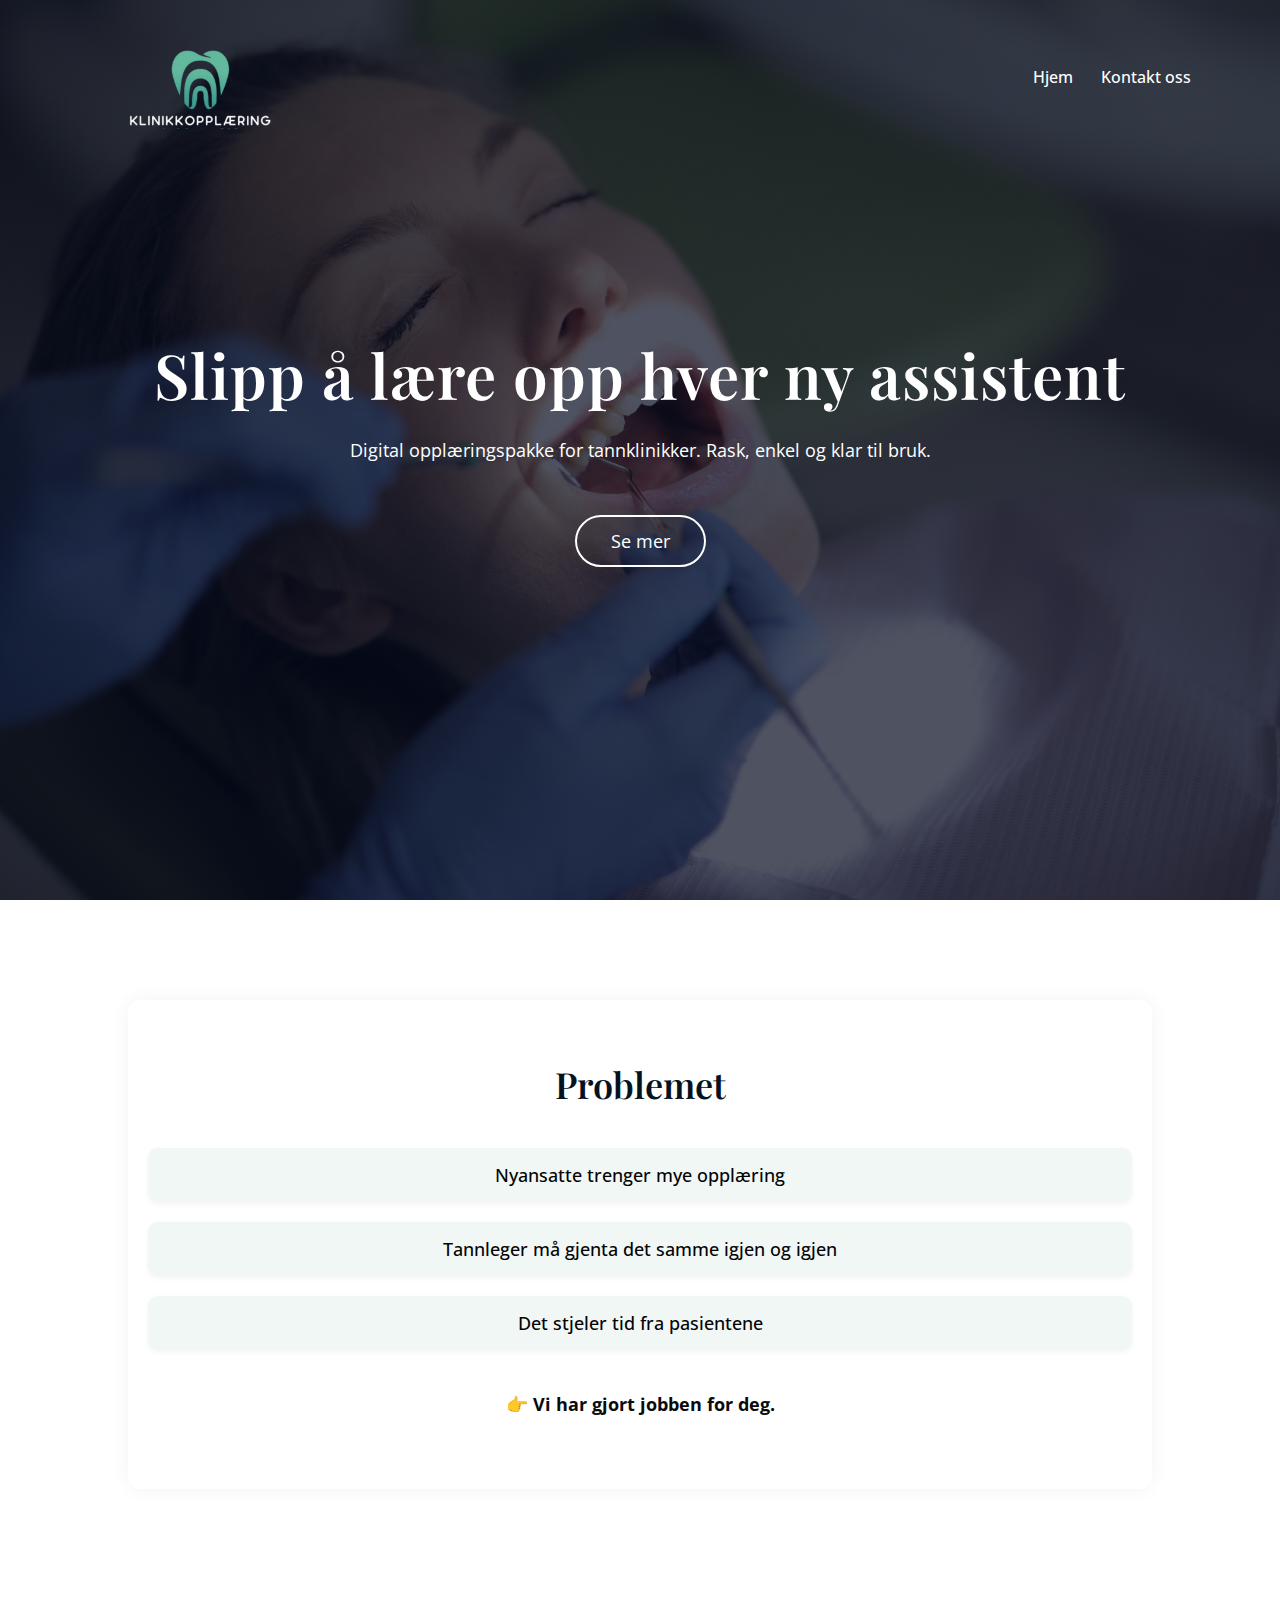
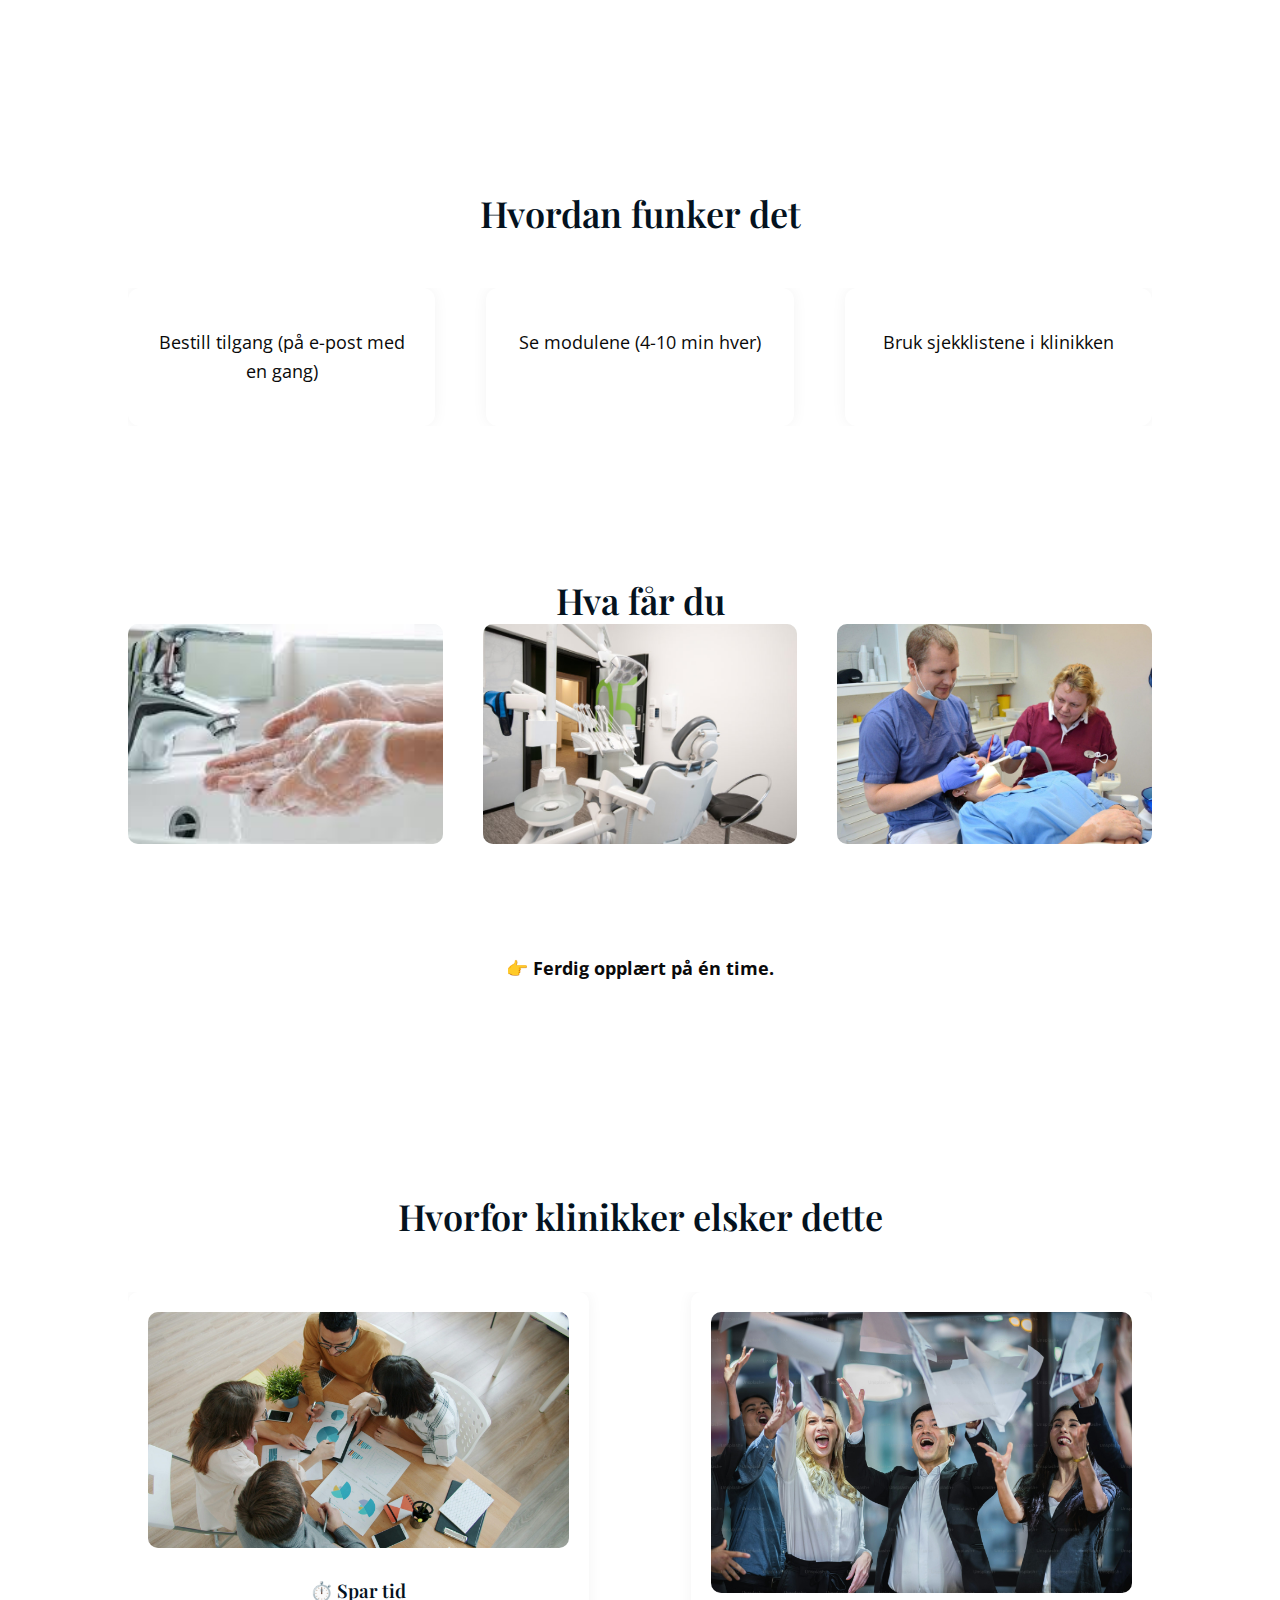
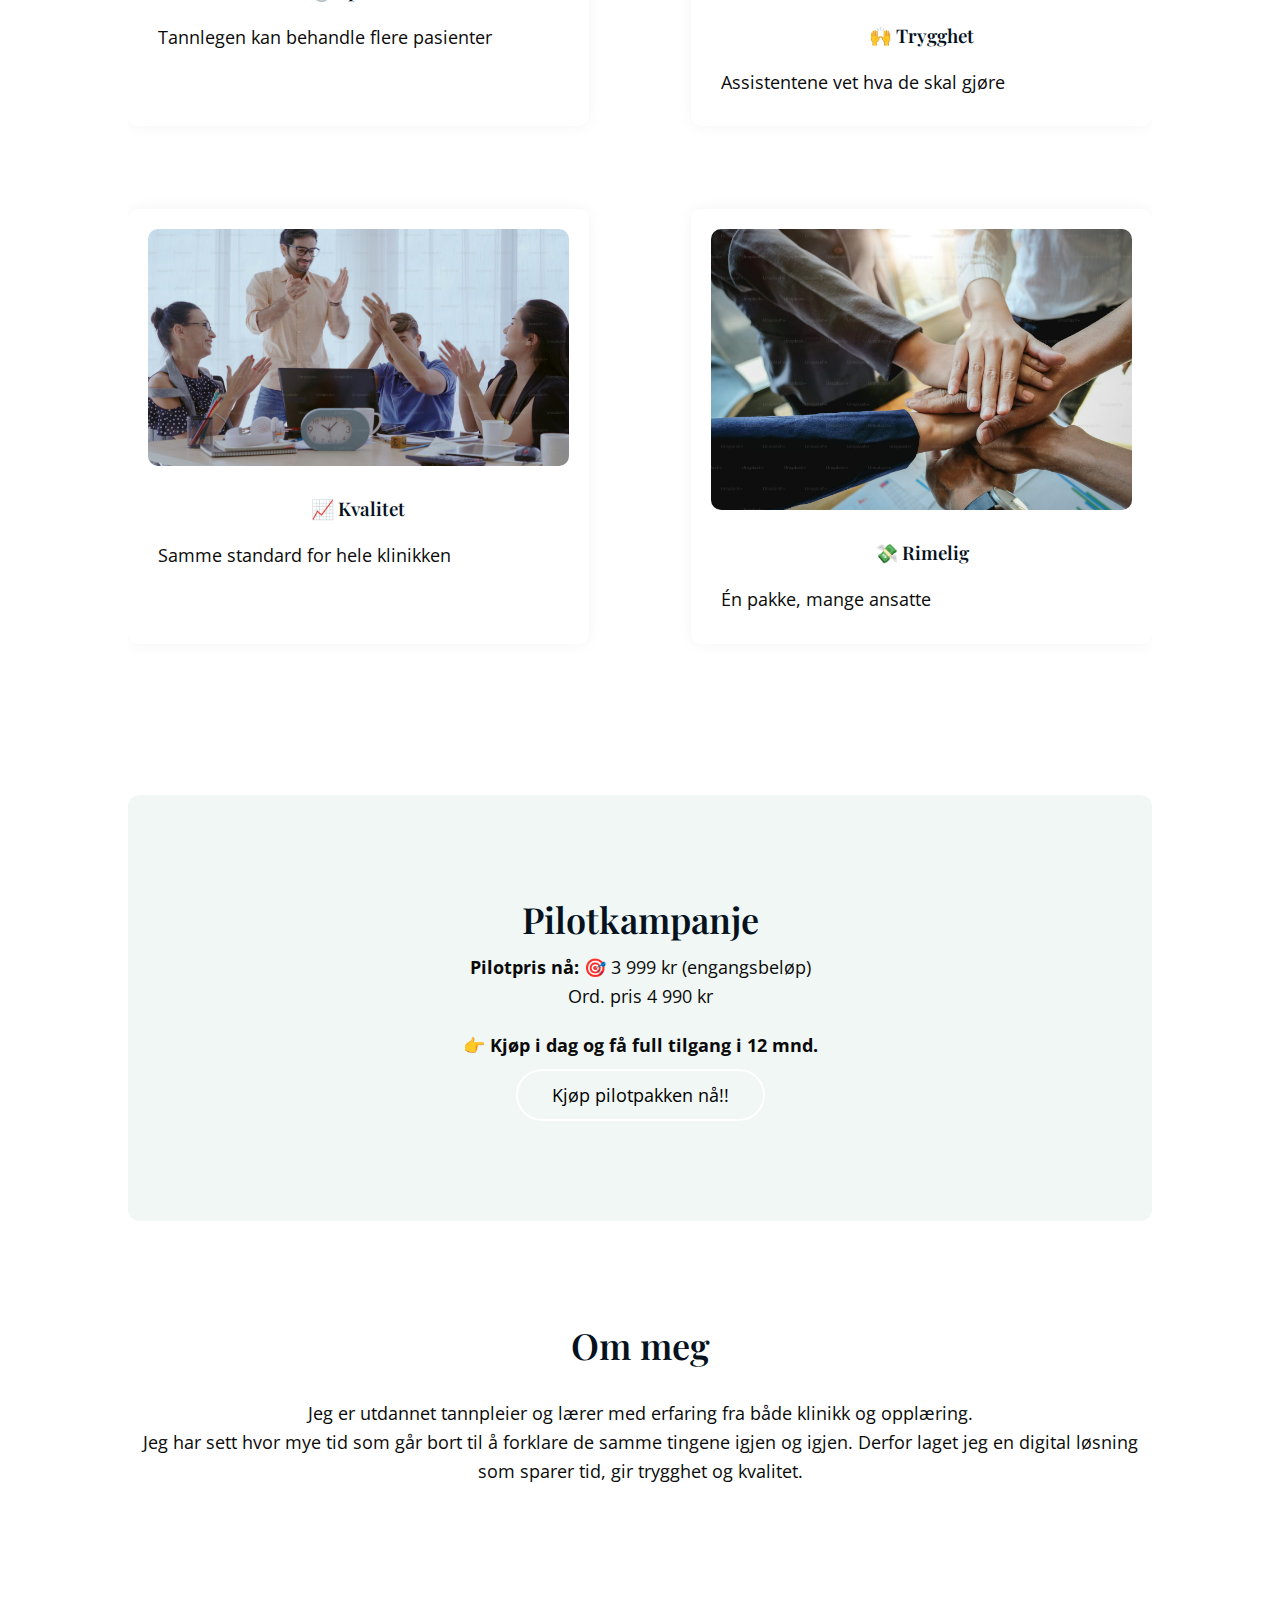
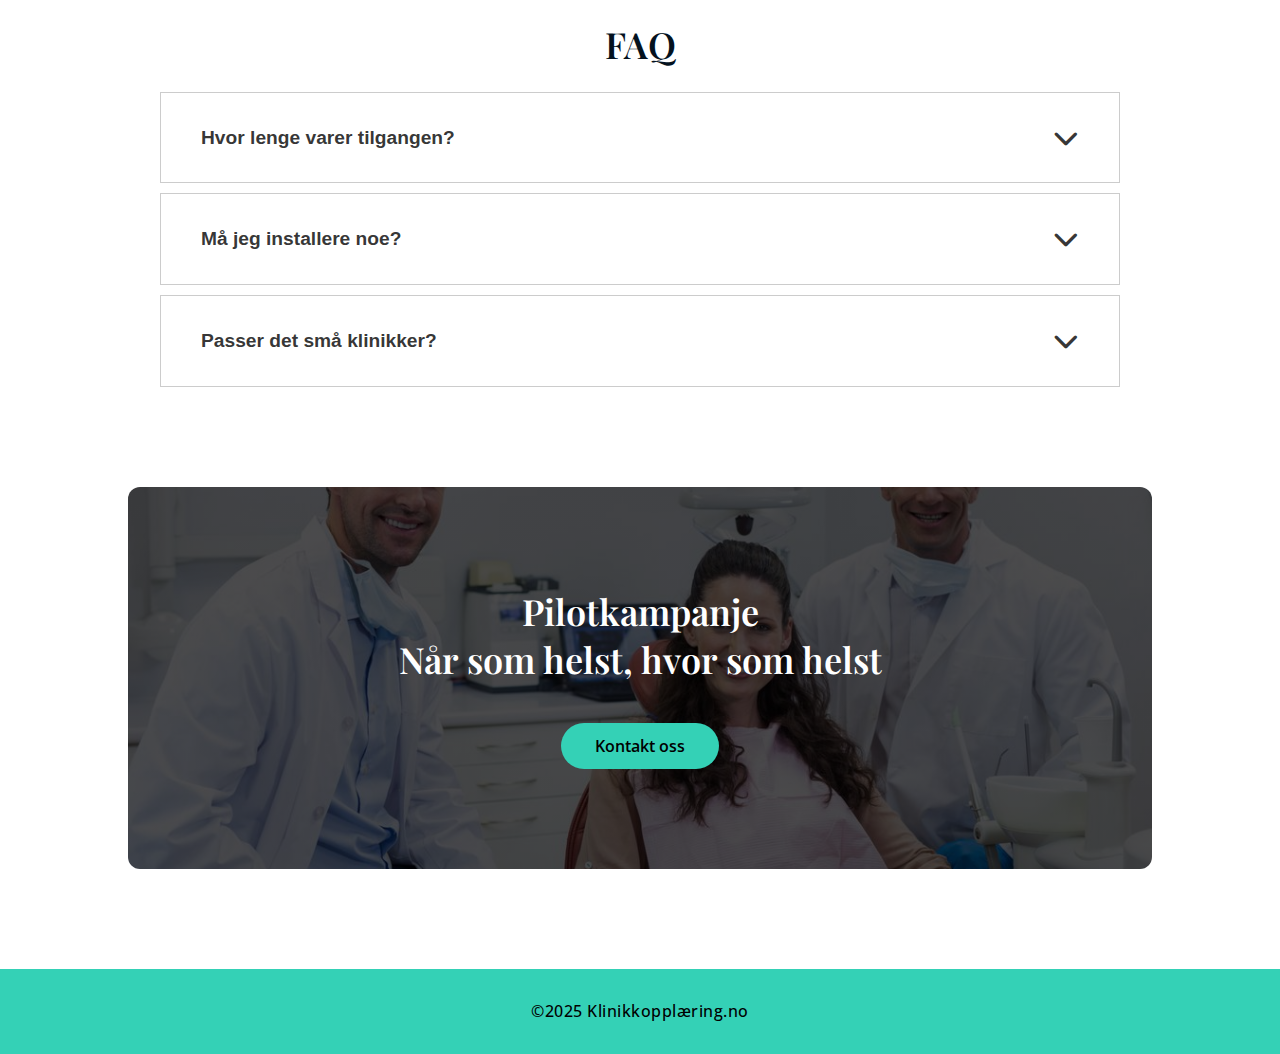
<file: index.html>
<!DOCTYPE html>
<html lang="no">
<head>
  <meta charset="UTF-8" />
  <meta name="viewport" content="width=device-width, initial-scale=1" />
  <title>Klinikkopplæring</title>

  <!-- Fonts & Icons -->
  <link href="https://fonts.googleapis.com/css2?family=Open+Sans:wght@400;600&family=Playfair+Display:wght@600;900&display=swap" rel="stylesheet">
  <link href="https://cdnjs.cloudflare.com/ajax/libs/font-awesome/6.6.0/css/all.min.css" rel="stylesheet">
   <link href="https://cdnjs.cloudflare.com/ajax/libs/font-awesome/6.5.0/css/all.min.css" rel="stylesheet">

  <!-- Custom CSS -->
  <link rel="stylesheet" href="style.css" />
</head>

<body>
  <!-- Header -->
  <section class="header">
    <nav>
      <a href="index.html"><img src="img/logo.png" alt="Logo" /></a>
      <div class="nav-links" id="navLinks">
        <i class="fa-solid fa-xmark" onclick="hideMenu()"></i>
        <ul>
          <li><a href="index.html">Hjem</a></li>
          <li><a href="kontakt.html">Kontakt oss</a></li>
        </ul>
      </div>
      <i class="fa-solid fa-bars" onclick="showMenu()"></i>
    </nav>

    <div class="text-box">
      <h1>Slipp å lære opp hver ny assistent</h1>
      <p>Digital opplæringspakke for tannklinikker. Rask, enkel og klar til bruk.</p>
      <a href="#problem" class="text-box-knapp">Se mer</a>
    </div>
  </section>

  <!-- Problemet -->
  <!-- Problemet -->
<section class="problem" id="problem">
  <h1>Problemet</h1>

  <div class="problem-points">
    <div class="point">Nyansatte trenger mye opplæring</div>
    <div class="point">Tannleger må gjenta det samme igjen og igjen</div>
    <div class="point">Det stjeler tid fra pasientene</div>
  </div>

  <p><strong>👉 Vi har gjort jobben for deg.</strong></p>
</section>


  <!-- Hvordan funker det -->
<section class="courses" id="courses">
    <h1>Hvordan funker det</h1>
    <div class="row">
      <div class="courses-col">
        <p>Bestill tilgang (på e-post med en gang)</p>
      </div>
      <div class="courses-col">
        <p>Se modulene (4-10 min hver)</p>
      </div>
      <div class="courses-col">
        <p>Bruk sjekklistene i klinikken</p>
      </div>
    </div>
  </section>

  

  <!-- Hva får du -->
<section class="campus">
  <h1>Hva får du</h1>
  <div class="rekke">
    <div class="campus-col">
      <img src="img/hygiene.jpg "alt="">
      <div class="layer"><h3>Modul 1 – Hygiene og smittevern</h3></div>
    </div>

    <div class="campus-col">
      <img src="img/behandlingsrom.jpg" alt="dentalsor.no">
      <div class="layer"><h3>Modul 2 – Klargjøring av behandlingsrom</h3></div>
    </div>

    <div class="campus-col">
      <img src="img/trygg.jpg">
      <div class="layer"><h3>Modul 3 – Trygg assistanse i stolen</h3></div>
    </div>
  </div>

  <p><strong>👉 Ferdig opplært på én time.</strong></p>
</section>



 


  <!-- Hvorfor -->
  <section class="facilities">
  <h1>Hvorfor klinikker elsker dette</h1>
  <div class="row">

    <div class="facilities-col">
      <img src="img/spar-tid.jpg" alt="Spar tid">
      <h3>⏱️ Spar tid</h3>
      <p>Tannlegen kan behandle flere pasienter</p>
    </div>

    <div class="facilities-col">
      <img src="img/trygghet.jpg" alt="Trygghet">
      <h3>🙌 Trygghet</h3>
      <p>Assistentene vet hva de skal gjøre</p>
    </div>

    <div class="facilities-col">
      <img src="img/kvalitet.jpg" alt="Kvalitet">
      <h3>📈 Kvalitet</h3>
      <p>Samme standard for hele klinikken</p>
    </div>

    <div class="facilities-col">
      <img src="img/rimelig.jpg" alt="Rimelig">
      <h3>💸 Rimelig</h3>
      <p>Én pakke, mange ansatte</p>
    </div>

  </div>
</section>


  <!-- Pilotkampanje -->
  <section class="pilot">
    <h1>Pilotkampanje</h1>
    <p><strong>Pilotpris nå:</strong> 🎯 3 999 kr (engangsbeløp)<br>Ord. pris 4 990 kr</p>
    <p><strong>👉 Kjøp i dag og få full tilgang i 12 mnd.</strong></p>
    <a href="https://klinikkopplaering.teachable.com/l/pdp/detail" class="hero-btn">Kjøp pilotpakken nå!!</a>
  </section>

  <!-- Om meg -->
  <section class="about">
    <h2>Om meg</h2>
    <p>
      Jeg er utdannet tannpleier og lærer med erfaring fra både klinikk og opplæring.<br>
      Jeg har sett hvor mye tid som går bort til å forklare de samme tingene igjen og igjen.
      Derfor laget jeg en digital løsning som sparer tid, gir trygghet og kvalitet.
    </p>
  </section>

  <!-- FAQ -->
 <div class="wrapper">
    <h1>FAQ</h1>

    <div class="faq">
      <button class="accordion">
        Hvor lenge varer tilgangen?
        <i class="fa-solid fa-chevron-down"></i>
      </button>
      <div class="panel">
        <p>12 mnd</p>
      </div>
    </div>

    <div class="faq">
      <button class="accordion">
        Må jeg installere noe?
        <i class="fa-solid fa-chevron-down"></i>
      </button>
      <div class="panel">
        <p>Alt foregår gjennom Teachable</p>
      </div>
    </div>

    <div class="faq">
      <button class="accordion">
        Passer det små klinikker?
        <i class="fa-solid fa-chevron-down"></i>
      </button>
      <div class="panel">
        <p>Ja, laget for alle størrelser</p>
      </div>
    </div>
  </div>




  <!-- CTA -->
  <section class="cta">
    <h1>Pilotkampanje<br>Når som helst, hvor som helst</h1>
    <a href="https://xn--klinikkopplring-7lb.no/kontakt.html" class="hero">Kontakt oss</a>
  </section>

  <!-- Footer -->
  <footer class="footer">
    <p>©2025 Klinikkopplæring.no</p>
  </footer>

  <!-- Menu Script -->
  <script>


    
  const navLinks = document.getElementById("navLinks");

  function showMenu() {
    navLinks.style.right = "0";
    document.body.classList.add("no-scroll");
  }

  function hideMenu() {
    navLinks.style.right = "-100%";
    document.body.classList.remove("no-scroll");
  }




    // FAQ Accordion

   const acc = document.getElementsByClassName("accordion");

for (let i = 0; i < acc.length; i++) {
  acc[i].addEventListener("click", function () {
    this.classList.toggle("active");

    const panel = this.nextElementSibling;
    const icon = this.querySelector("i");

    if (panel.style.display === "block") {
      panel.style.display = "none";
      icon.style.transform = "rotate(0deg)";
    } else {
      panel.style.display = "block";
      icon.style.transform = "rotate(180deg)";
    }
  });
}

  </script>
</body>
</html>
</file>
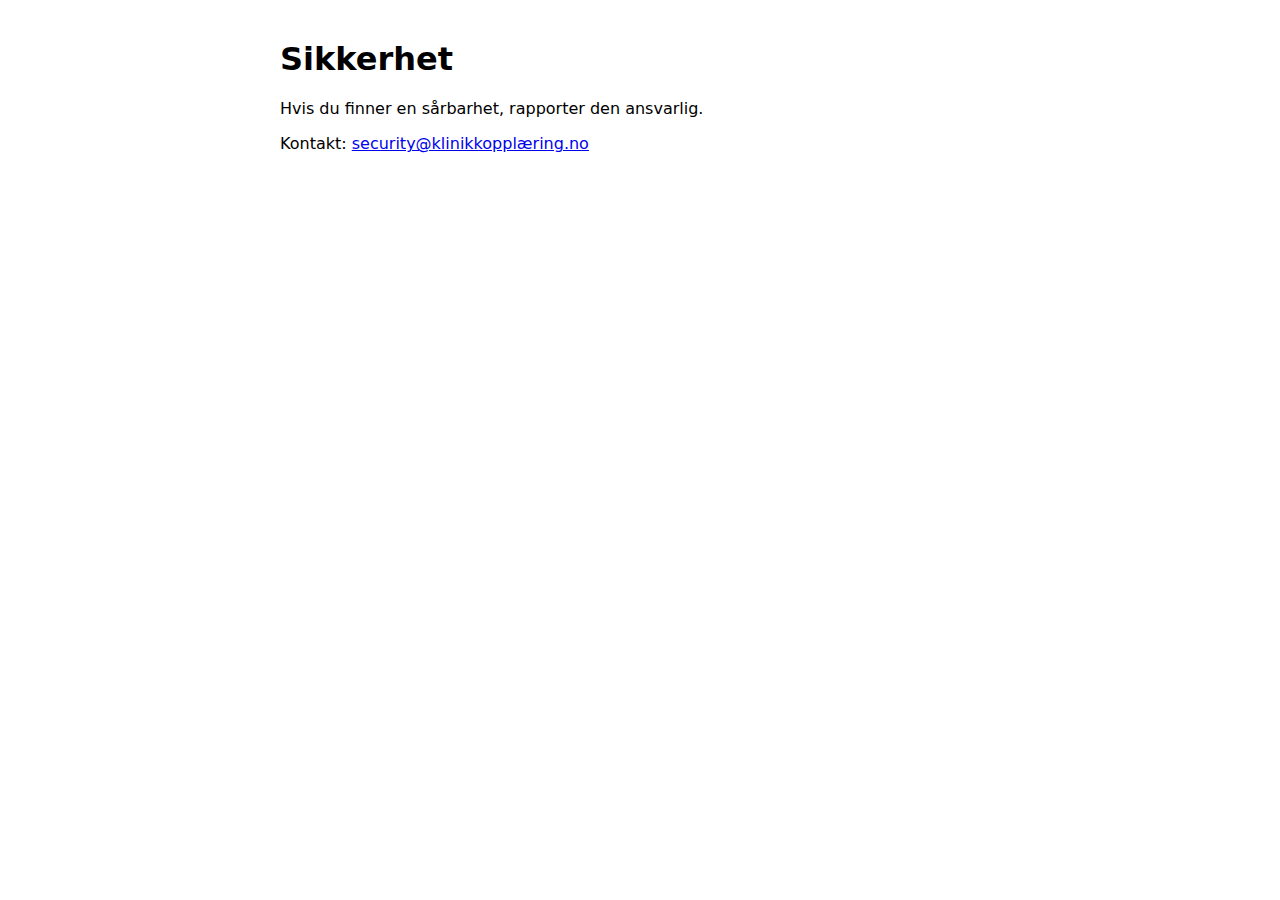
<file: security/index.html>
<!doctype html>
<html lang="no">
<head>
  <meta charset="utf-8" />
  <meta name="viewport" content="width=device-width,initial-scale=1" />
  <title>Sikkerhet</title>
</head>
<body>
  <main style="max-width:720px;margin:40px auto;font-family:system-ui,sans-serif">
    <h1>Sikkerhet</h1>
    <p>Hvis du finner en sårbarhet, rapporter den ansvarlig.</p>
    <p>Kontakt: <a href="mailto:post@klinikkopplæring.no">security@klinikkopplæring.no</a></p>
  </main>
</body>
</html>
</file>
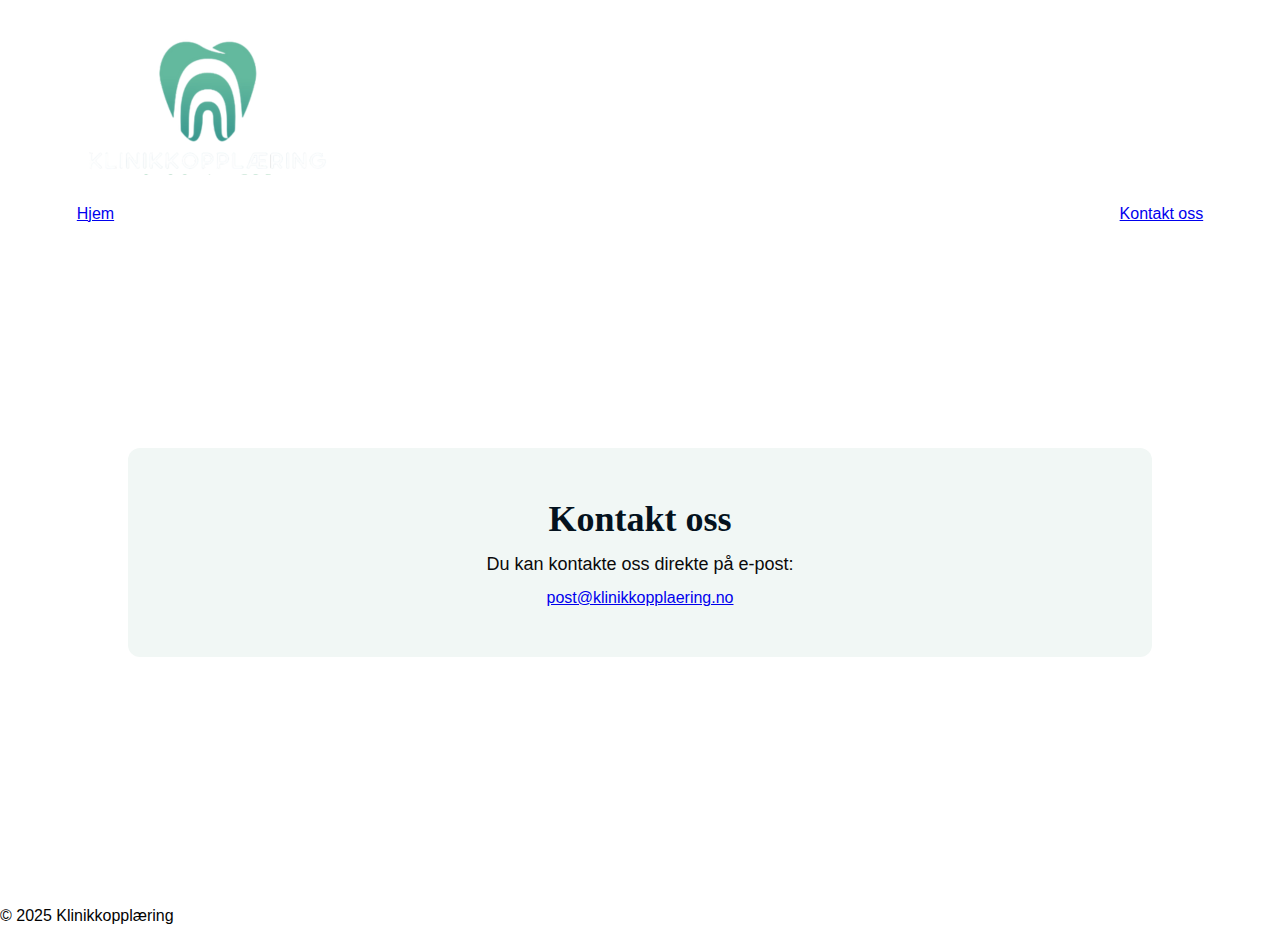
<file: kontakt.html>
<!DOCTYPE html>
<html lang="no">
<head>
  <meta charset="UTF-8">
  <meta name="viewport" content="width=device-width, initial-scale=1">
  <title>Kontakt oss – Klinikkopplæring</title>
    <link rel="stylesheet" href="style.css">
    
  
</head>
<body>

  <header>
    <img src="img/logo.png" alt="Klinikkopplæring logo">
    <nav>
      <a href="index.html">Hjem</a>
      <a href="kontakt.html">Kontakt oss</a>
    </nav>
  </header>

  <div class="kontakt">
    <h1>Kontakt oss</h1>
    <p>Du kan kontakte oss direkte på e-post:</p>
    <a href="mailto:post@klinikkopplaering.no" class="email-link">post@klinikkopplaering.no</a>
  </div>

  <footer>
    &copy; 2025 Klinikkopplæring
  </footer>

</body>
</html>
</file>
<file: style.css>
html {
  scroll-behavior: smooth;
}

* {
  margin: 0;
  padding: 0;
  box-sizing: border-box;
}

/* ===============================
   BASE TYPOGRAPHY & COLORS
================================*/
:root {
  --primary: #34d1b6;
  --dark: #04121e;
  --text: #030303;
  --light: #f9f9f9;
  --transition: 0.3s ease-in-out;
}

body {
  font-family: "Open Sans", sans-serif;
  background: white;
  color: var(--text);
  overflow-x: hidden;
}

h1, h2, h3 {
  font-family: "Playfair Display", serif;
  color: var(--dark);
}

p {
  color: #0a0a0a;
  font-size: 18px;
  line-height: 1.6;
  padding: 10px;
}

/* ===============================
   HEADER SECTION
================================*/
.header {
  min-height: 100vh;
  width: 100%;
  background: linear-gradient(rgba(4, 9, 30, 0.7), rgba(4, 9, 30, 0.7)),
    url(img/bilde.jpeg) center/cover no-repeat;
  position: relative;
}

nav {
  display: flex;
  padding: 2% 6%;
  justify-content: space-between;
  align-items: center;
}

nav img {
  width: 200px;
}

.nav-links {
  position: relative;
  z-index: 10;
}

.nav-links ul {
  list-style: none;
}

.nav-links ul li {
  display: inline-block;
  padding: 8px 12px;
  position: relative;
}

.nav-links ul li a {
  color: #fff;
  text-decoration: none;
  font-size: 16px;
  font-weight: 500;
  transition: var(--transition);
}

.nav-links ul li::after {
  content: "";
  width: 0%;
  height: 2px;
  background: var(--primary);
  display: block;
  margin-top: 4px;
  transition: width var(--transition);
}

.nav-links ul li:hover::after {
  width: 100%;
}

.nav-links ul li a:hover {
  color: var(--primary);
}
/* Hindre scrolling når meny er åpen */
body.no-scroll {
  overflow: hidden;
  height: 100vh;
}


.text-box {
  width: 90%;
  color: #fff;
  position: absolute;
  top: 50%;
  left: 50%;
  transform: translate(-50%, -50%);
  text-align: center;
}

.text-box h1 {
  font-size: 62px;
  letter-spacing: 1px;
  color: white;
}

.text-box p {
  margin: 10px 0 40px;
  font-size: 18px;
  color: #fff;
  position: relative;
  z-index: 5;
}
.text-box-knapp {
  display: inline-block;
  text-decoration: none;
  color:#fff;
  border: 2px solid #fff;
  padding: 12px 34px;
  font-size: 18px;
  border-radius: 30px;
  background: transparent;
  cursor: pointer;
  transition: var(--transition);
}
.text-box-knapp:hover{
  background: var(--primary);
  border-color: var(--primary);
  color: #000;
}


.hero-btn {
  display: inline-block;
  text-decoration: none;
  color:#000;
  border: 2px solid #fff;
  padding: 12px 34px;
  font-size: 18px;
  border-radius: 30px;
  background: transparent;
  cursor: pointer;
  transition: var(--transition);
}



.hero-btn:hover {
  background: var(--primary);
  border-color: var(--primary);
  color: #000;
}

nav .fa-solid {
  display: none;
  color: #fff;
  font-size: 22px;
  cursor: pointer;
}

/* ===============================
   RESPONSIVE NAVIGATION
================================*/
@media (max-width: 700px) {
  .text-box h1 {
    font-size: 28px;
  }

  .nav-links ul li {
    display: block;
    margin: 20px 0;
  }

  .nav-links {
    position: absolute;
    background: var(--primary);
    height: 100vh;
    width: 200px;
    top: 0;
    right: -200px;
    text-align: left;
    z-index: 2;
    transition: 0.8s;
  }

  nav .fa-solid {
    display: block;
    margin: 10px;
  }

  .nav-links ul {
    padding: 30px;
  }
}

/* ===============================
   PROBLEM SECTION    
================================*/
/* PROBLEM SECTION */
.problem {
  width: 80%;
  margin: 100px auto;
  text-align: center;
  padding: 60px 20px;
  background: #fff;
  border-radius: 12px;
  box-shadow: 0 0 20px rgba(0,0,0,0.05);
}

.problem h1 {
  font-size: 36px;
  color: var(--dark);
  margin-bottom: 40px;
}

.problem-points {
  display: flex;
  flex-direction: column;
  gap: 20px;
  margin-bottom: 30px;
}

.point {
  background: #f1f7f5;
  padding: 15px 25px;
  border-radius: 10px;
  font-size: 18px;
  font-weight: 500;
  box-shadow: 0 2px 6px rgba(0,0,0,0.05);
  transition: transform 0.3s ease, box-shadow 0.3s ease;
}

.point:hover {
  transform: translateY(-5px);
  box-shadow: 0 8px 20px rgba(52, 209, 182, 0.25);
}

.problem p {
  margin-top: 20px;
  font-size: 18px;
}


/* ===============================
   COURSES SECTION
================================*/
.courses {
  width: 80%;
  margin: auto;
  text-align: center;
  padding-top: 200px;
}

h1 {
  font-size: 36px;
  font-weight: 600;
}

.row {
  margin-top: 5%;
  display: flex;
  justify-content: space-between;
  flex-wrap: wrap;
  gap: 2rem;
  align-items: stretch;
}

.courses-col {
  flex-basis: 30%;
  background: #fff;
  border-radius: 12px;
  padding: 30px 20px;
  box-sizing: border-box;
  transition: transform var(--transition), box-shadow var(--transition);
  box-shadow: 0 0 15px rgba(0, 0, 0, 0.05);
}

.courses-col:hover {
  transform: translateY(-8px);
  box-shadow: 0 10px 30px rgba(52, 209, 182, 0.3);
}

h3 {
  text-align: center;
  font-weight: 600;
  margin: 10px;
}

/* CAMPUS SECTION*/
.campus {
  width: 80%;
  margin: auto;
  text-align: center;
  padding-top: 150px;
  padding-bottom: 100px;
}

.campus-col {
  
  flex: 1;                      
  min-width: 280px;                
  border-radius: 10px;
  background: #f1f7f5;
  height: 220px;
  position: relative;
  overflow: hidden;
  display: flex;
  align-items: center;
  justify-content: center;

}

.campus-col img {
  width: 100%;
  height: 250px;
  object-fit: cover;
  display: block;
  border-radius: 10px;
    
}
.rekke {
  display: flex;                   
  justify-content: space-between;  
  align-items: stretch;           
  gap: 40px;                       
  flex-wrap: wrap;                 
}
.campus p{
  margin-top: 100px;
}


.layer {
  width: 100%;
  height: 100%;
  position: absolute;
  top: 0;
  left: 0;
  background: rgba(52, 209, 182, 0.7);
  border-radius: 10px;
  display: flex;
  align-items: center;
  justify-content: center;
  opacity: 0;
  transition: opacity var(--transition);
}

.layer:hover {
  opacity: 1;
}

.layer h3 {
  color: #fff;
  font-size: 26px;
  font-weight: 500;
  text-align: center;
  padding: 0 10px;
}

/* ===============================
   FACILITIES SECTION
================================*/
.facilities {
  width: 80%;
  margin: auto;
  text-align: center;
  padding-top: 100px;
  padding-bottom: 100px;
}

.facilities-col {
  flex-basis: 45%;
  border-radius: 10px;
  margin-bottom: 5%;
  text-align: left;
  background: #fff;
  padding: 20px;
  transition: var(--transition);
  box-shadow: 0 0 15px rgba(0, 0, 0, 0.05);
}

.facilities-col:hover {
  transform: translateY(-5px);
  box-shadow: 0 10px 25px rgba(52, 209, 182, 0.2);
}

.facilities-col img {
  width: 100%;
  height: 250x;
  border-radius: 10px;
  margin-bottom: 15px;
  object-fit: cover;
  margin-bottom: 15px;

}

.facilities-col h3 {
  color: var(--dark);
  margin-bottom: 10px;
}


/* ===============================
   PILOT SECTION    
================================*/
.pilot {
  width: 80%;
  margin: auto;
  text-align: center;
  padding-top: 100px;
  padding-bottom: 100px;
  background-color: #f1f7f5;
  border-radius: 12px;
}

.pilot:hover {
  box-shadow: 0 10px 25px rgba(52, 209, 182, 0.2);
  transform: translateY(-5px);
}

/* ===============================
   ABOUT SECTION                                
================================*/
.about {
  width: 80%;
  margin: auto;
  text-align: center;
  padding-top: 100px;
  padding-bottom: 100px;
}

.about h2{
  margin-bottom: 20px;
  font-size: 36px;
  font-weight: 600;
}

/* ===============================
   CTA SECTION
================================*/
.cta {
  margin: 100px auto;
  width: 80%;
  background: linear-gradient(rgba(0, 0, 0, 0.7), rgba(0, 0, 0, 0.7)),
    url(img/kontakt.jpg) center/cover;
  border-radius: 12px;
  text-align: center;
  padding: 100px 40px;
  color: #fff;
}

.cta h1 {
  margin-bottom: 40px;
  color: #fff;
}

.cta a {
  display: inline-block;
  background: var(--primary);
  color: #000;
  padding: 12px 34px;
  border-radius: 30px;
  text-decoration: none;
  font-weight: 600;
  transition: var(--transition);
}

.cta a:hover {
  background: #fff;
  color: var(--dark);
}


/* ===============================
   Faq SECTION
/===============================*/
.wrapper {
  max-width: 75%;
  margin: auto;
}

.wrapper > p,
.wrapper > h1 {
  margin: 1.5rem 0;
  text-align: center;
}



.accordion {
  background-color: white;
  color: rgba(0, 0, 0, 0.8);
  cursor: pointer;
  font-size: 1.2rem;
  width: 100%;
  padding: 2rem 2.5rem;
  border: none;
  outline: none;
  transition: 0.4s;
  display: flex;
  justify-content: space-between;
  align-items: center;
  font-weight: bold;
}

.accordion i {
  font-size: 1.6rem;
  transition: transform 0.3s ease;
}

.accordion.active i {
  transform: rotate(180deg);
}

.active,
.accordion:hover {
  background-color: #f1f7f5;
}
.panel {
  display: none;
  padding: 0 2rem 2.5rem 2rem;
  background-color: white;
  overflow: hidden;
  background-color: #f1f7f5;
}
.panel p {
  color: rgba(0, 0, 0, 0.7);
  font-size: 1.2rem;
  line-height: 1.4;
 
}

.faq {
  border: 1px solid rgba(0, 0, 0, 0.2);
  margin: 10px 0;
}
.faq.active {
  border: none;
}



/* ===============================
   FOOTER
================================*/
.footer {
  background-color: var(--primary);
  color: #fff;
  text-align: center;
  padding: 20px 0;
  font-size: 16px;
  letter-spacing: 0.5px;
}

.footer p {
  margin: 0;
  font-family: "Open Sans", sans-serif;
  font-weight: 500;
  font-size: 16px;
  color: #000;
  letter-spacing: 0.5px;
}

@media (max-width: 700px) {
  .footer {
    font-size: 14px;
    padding: 15px 0;
  }
}

/* ===============================
   MOBILE LAYOUT
================================*/
@media (max-width: 700px) {
  .row {
    flex-direction: column;
  }

  .courses-col,
  .facilities-col {
    flex-basis: 100%;
    margin-bottom: 20px;
  }

   .text-box h1 {
    font-size: 24px;
  }
}


.kontakt{
  display: flex;
  flex-direction: column;
  align-items: center;
  justify-content: center;
  padding: 50px 20px;
  background-color: #f1f7f5;
  border-radius: 12px;
  margin: 100px auto;
  width: 80%;
  margin-top: 200px;
  margin-bottom: 250px;
}

.kontakt:hover {
  box-shadow: 0 10px 25px rgba(52, 209, 182, 0.2);
  transform: translateY(-5px);
}



/* ===============================
   FIX: HINDRE SIDEVEIS SCROLL PÅ MOBIL
================================*/
html, body {
  width: 100%;
  overflow-x: hidden !important;
  position: relative;
}

/* Hindrer at flex-rader eller bilder stikker ut */
.row, .rekke, section {
  overflow-x: hidden;
}

/* Fiks for mobilmeny som stikker ut */
@media (max-width: 700px) {
  .nav-links {
    position: fixed;
    top: 0;
    right: -100%;
    width: 100%;
    height: 100vh;
    background: var(--primary);
    transition: right 0.5s ease;
    z-index: 999;
    display: flex;
    flex-direction: column;
    justify-content: center;
    align-items: center;
  }

  .nav-links ul {
    padding: 0;
    text-align: center;
  }

  .nav-links ul li {
    margin: 15px 0;
  }

  nav .fa-solid {
    z-index: 1000;
  }

  body.no-scroll {
    overflow: hidden;
    height: 100vh;
  }
}
</file>
